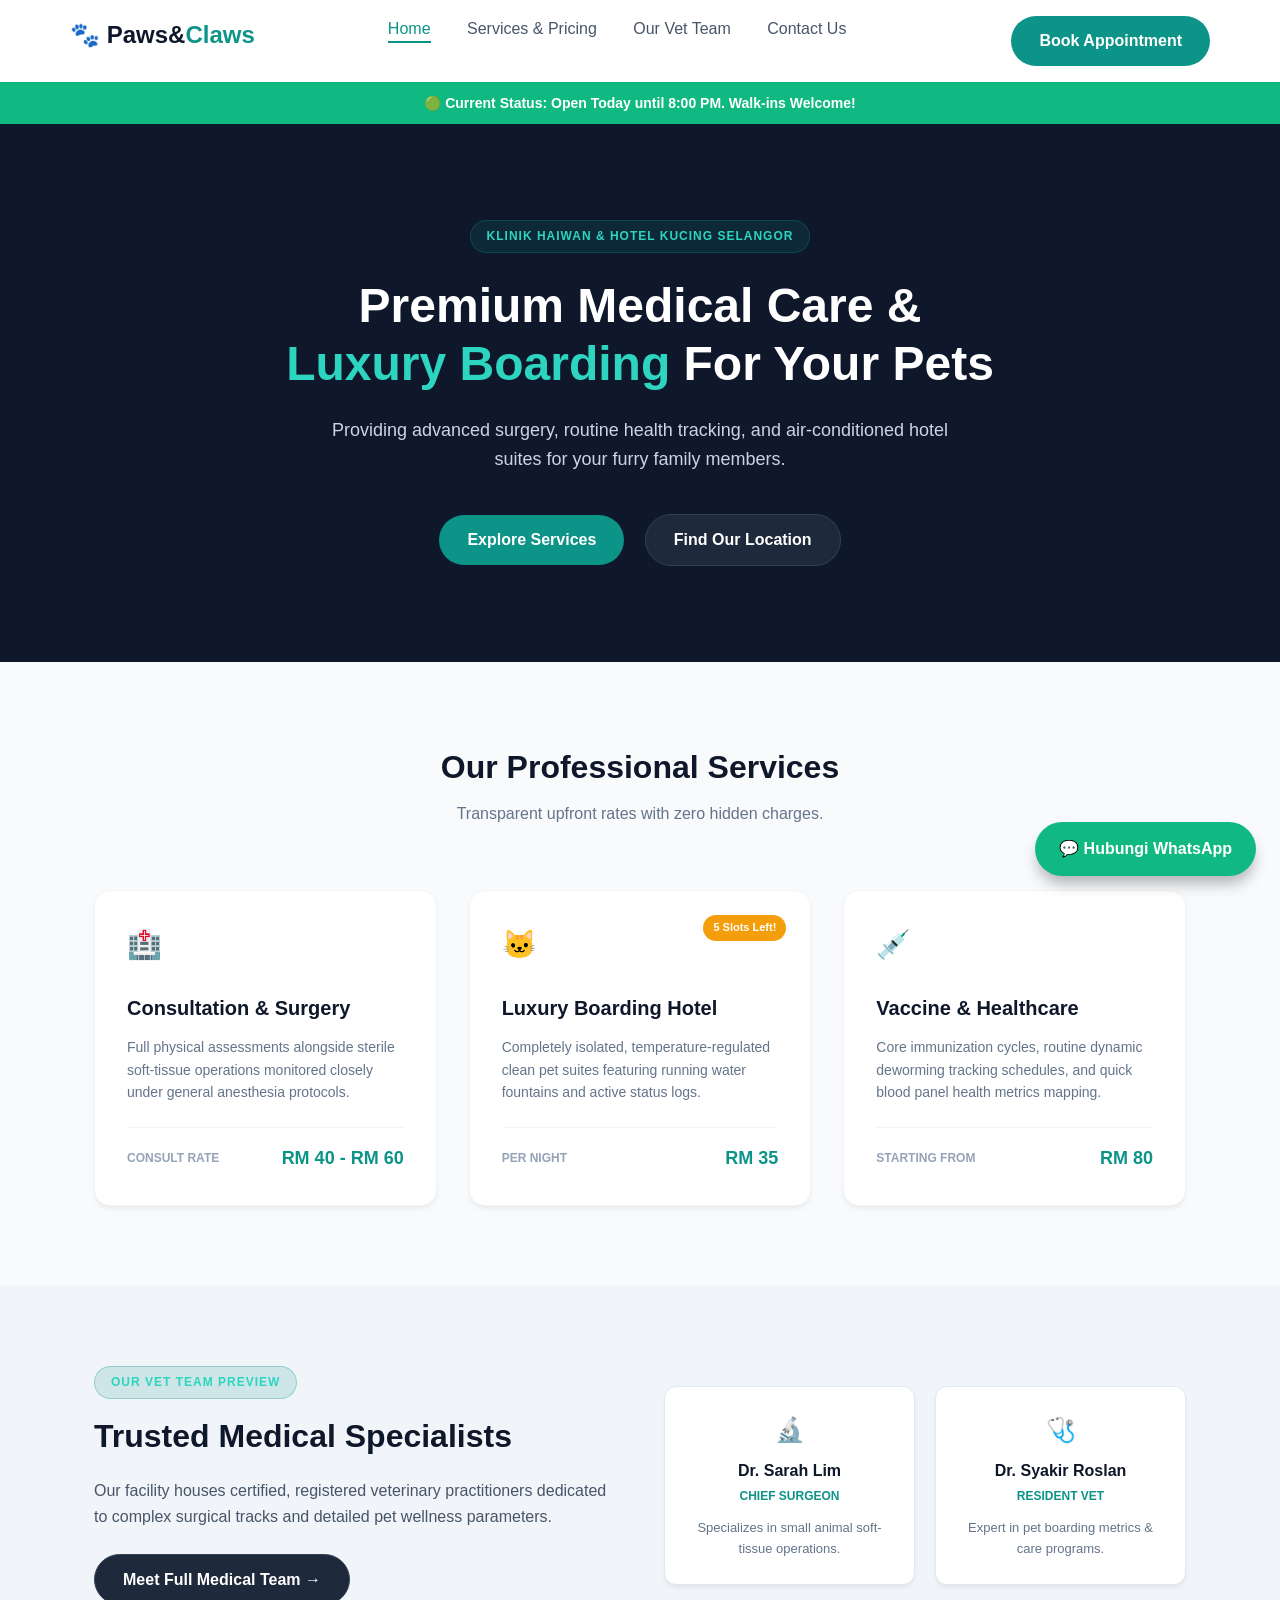
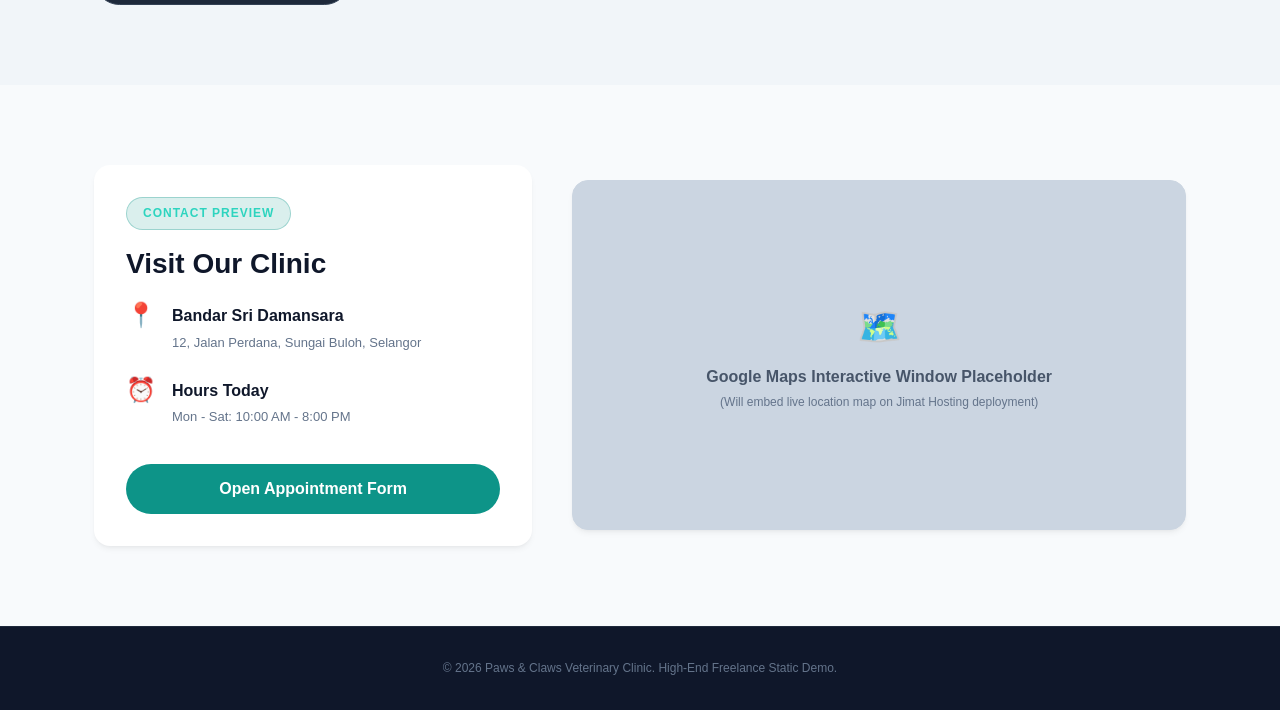
<file: index.html>
<!DOCTYPE html>
<html lang="en">
<head>
    <!-- Add this inside your index.html head tag -->
    </script>

    <meta charset="UTF-8">
    <meta name="viewport" content="width=device-width, initial-scale=1.0">
    <title>Paws & Claws Veterinary Clinic | Home</title>
    <!-- Connects straight to your custom style file -->
    <link rel="stylesheet" href="style.css">
</head>
<body>

    <!-- Navigation Bar -->
    <nav class="navbar">
        <div class="max-width-container nav-flex">
            <a href="index.html" class="logo">🐾 <span>Paws&</span>Claws</a>
            <div class="nav-links">
                <a href="index.html" class="active">Home</a>
                <a href="services.html">Services & Pricing</a>
                <a href="about.html">Our Vet Team</a>
                <a href="contact.html">Contact Us</a>
            </div>
            <a href="contact.html" class="btn-primary">Book Appointment</a>
        </div>
    </nav>

    <!-- Operational Status Alert Banner -->
    <div class="alert-banner">
        🟢 Current Status: Open Today until 8:00 PM. Walk-ins Welcome!
    </div>

    <!-- Hero Section -->
    <header class="hero">
        <div class="max-width-container">
            <span class="hero-badge">Klinik Haiwan & Hotel Kucing Selangor</span>
            <h1>Premium Medical Care & <br><span>Luxury Boarding</span> For Your Pets</h1>
            <p>Providing advanced surgery, routine health tracking, and air-conditioned hotel suites for your furry family members.</p>
            <div>
                <a href="services.html" class="btn-primary">Explore Services</a>
                <a href="contact.html" class="btn-secondary">Find Our Location</a>
            </div>
        </div>
    </header>

    <!-- Core Services Section -->
    <section class="section-padding">
        <div class="max-width-container">
            <div class="section-header">
                <h2>Our Professional Services</h2>
                <p>Transparent upfront rates with zero hidden charges.</p>
            </div>
            
            <div class="services-grid">
                <!-- Card 1 -->
                <div class="service-card">
                    <div>
                        <div class="card-icon">🏥</div>
                        <h3>Consultation & Surgery</h3>
                        <p>Full physical assessments alongside sterile soft-tissue operations monitored closely under general anesthesia protocols.</p>
                    </div>
                    <div class="card-footer">
                        <span class="price-label">Consult Rate</span>
                        <span class="price-value">RM 40 - RM 60</span>
                    </div>
                </div>

                <!-- Card 2 -->
                <div class="service-card">
                    <span class="badge-pulse">5 Slots Left!</span>
                    <div>
                        <div class="card-icon">🐱</div>
                        <h3>Luxury Boarding Hotel</h3>
                        <p>Completely isolated, temperature-regulated clean pet suites featuring running water fountains and active status logs.</p>
                    </div>
                    <div class="card-footer">
                        <span class="price-label">Per Night</span>
                        <span class="price-value">RM 35</span>
                    </div>
                </div>

                <!-- Card 3 -->
                <div class="service-card">
                    <div>
                        <div class="card-icon">💉</div>
                        <h3>Vaccine & Healthcare</h3>
                        <p>Core immunization cycles, routine dynamic deworming tracking schedules, and quick blood panel health metrics mapping.</p>
                    </div>
                    <div class="card-footer">
                        <span class="price-label">Starting From</span>
                        <span class="price-value">RM 80</span>
                    </div>
                </div>
            </div>
        </div>
    </section>

        <!-- Team Page Preview Section -->
        <section class="section-padding bg-slate-alternate">
          <div class="max-width-container">
              <div class="team-preview-flex">
                  
                  <!-- Left Hand Text Content Info -->
                  <div class="team-preview-text">
                      <span class="hero-badge" style="margin-bottom: 12px;">Our Vet Team Preview</span>
                      <h2>Trusted Medical Specialists</h2>
                      <p>Our facility houses certified, registered veterinary practitioners dedicated to complex surgical tracks and detailed pet wellness parameters.</p>
                      <a href="about.html" class="btn-secondary" style="margin-left: 0;">Meet Full Medical Team →</a>
                  </div>
  
                  <!-- Right Hand Quick Member Previews -->
                  <div class="team-preview-cards">
                      <div class="mini-doctor-card">
                          <div style="font-size: 24px; margin-bottom: 8px;">🔬</div>
                          <h4>Dr. Sarah Lim</h4>
                          <span>Chief Surgeon</span>
                          <p>Specializes in small animal soft-tissue operations.</p>
                      </div>
                      <div class="mini-doctor-card">
                          <div style="font-size: 24px; margin-bottom: 8px;">🩺</div>
                          <h4>Dr. Syakir Roslan</h4>
                          <span>Resident Vet</span>
                          <p>Expert in pet boarding metrics & care programs.</p>
                      </div>
                  </div>
  
              </div>
          </div>
      </section>
  
      <!-- Contact & Location Preview Section -->
      <section class="section-padding">
          <div class="max-width-container">
              <div class="contact-preview-grid">
                  
                  <!-- Quick Address Card -->
                  <div class="contact-preview-card">
                      <span class="hero-badge" style="margin-bottom: 12px;">Contact Preview</span>
                      <h2>Visit Our Clinic</h2>
                      <div class="info-item-block" style="margin-top: 16px;">
                          <div class="info-icon-wrapper">📍</div>
                          <div>
                              <h4>Bandar Sri Damansara</h4>
                              <p style="font-size: 13px; color:#64748b;">12, Jalan Perdana, Sungai Buloh, Selangor</p>
                          </div>
                      </div>
                      <div class="info-item-block">
                          <div class="info-icon-wrapper">⏰</div>
                          <div>
                              <h4>Hours Today</h4>
                              <p style="font-size: 13px; color:#64748b;">Mon - Sat: 10:00 AM - 8:00 PM</p>
                          </div>
                      </div>
                      <a href="contact.html" class="btn-primary" style="margin-top: 12px; width:100%; text-align:center;">Open Appointment Form</a>
                  </div>
  
                  <!-- Clean Map Mockup Container -->
                  <div class="map-preview-placeholder">
                      <span style="font-size: 36px; margin-bottom: 8px;">🗺️</span>
                      <p>Google Maps Interactive Window Placeholder</p>
                      <span style="font-size: 12px; color:#64748b; font-weight: normal; margin-top: 4px;">(Will embed live location map on Jimat Hosting deployment)</span>
                  </div>
  
              </div>
          </div>
      </section>
  

    <!-- Floating WhatsApp Button -->
    <a href="https://wa.me" target="_blank" class="whatsapp-float">
        💬 Hubungi WhatsApp
    </a>

    <!-- Footer -->
    <footer>
        <div class="max-width-container">
            <p>© 2026 Paws & Claws Veterinary Clinic. High-End Freelance Static Demo.</p>
        </div>
    </footer>

    <script>
      // Automatically fetches data from your client's editable content file
      fetch('content.json')
          .then(response => response.json())
          .then(data => {
              document.getElementById('status-banner').innerText = data.status_banner;
              document.getElementById('hero-title').innerHTML = data.hero_title;
              document.getElementById('consult-price').innerText = data.consult_price;
          })
          .catch(err => console.error("CMS Data fetch error:", err));
  </script>

</body>
</html>
</file>
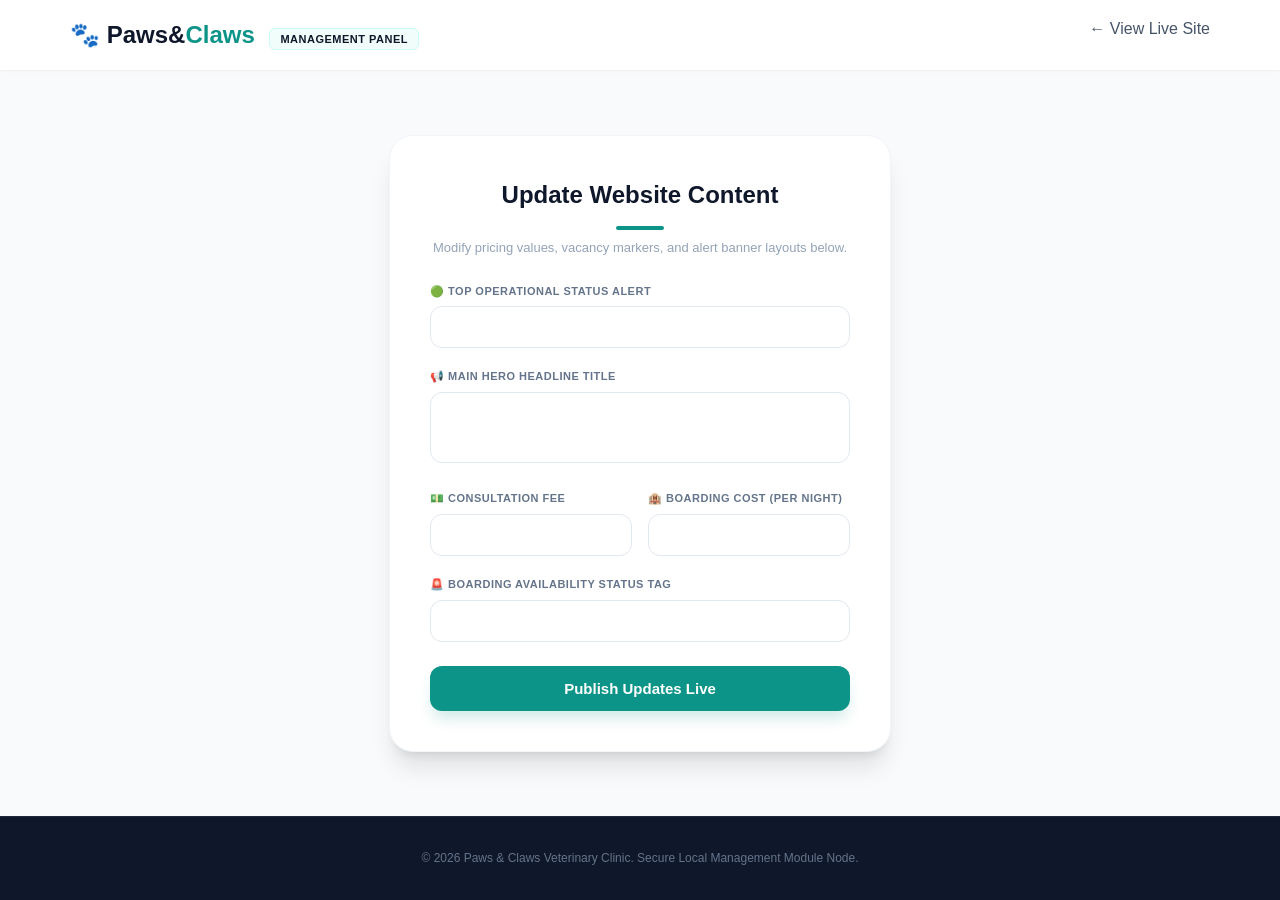
<file: admin/index.html>
<!DOCTYPE html>
<html lang="en">
<head>
    <meta charset="UTF-8">
    <meta name="viewport" content="width=device-width, initial-scale=1.0">
    <title>Paws & Claws - Admin Management Dashboard</title>
    <!-- Links directly to your shared style file -->
    <link rel="stylesheet" href="../style.css">
</head>
<body class="admin-body">

    <!-- Branded Dashboard Header Bar -->
    <nav class="navbar admin-navbar">
        <div class="max-width-container nav-flex">
            <a href="../index.html" class="logo">🐾 <span>Paws&</span>Claws <span class="admin-panel-badge">Management Panel</span></a>
            <div class="nav-links">
                <a href="../index.html" style="margin-right: 0;">← View Live Site</a>
            </div>
        </div>
    </nav>

    <!-- Main Workspace Container -->
    <main class="admin-main">
        <div class="dashboard-card">
            
            <div class="dashboard-card-header">
                <h1>Update Website Content</h1>
                <div class="teal-divider"></div>
                <p>Modify pricing values, vacancy markers, and alert banner layouts below.</p>
            </div>

            <form id="cms-editor-form">
                <!-- Input 1: Status Alert Banner -->
                <div class="admin-form-group">
                    <label class="admin-input-label">🟢 Top Operational Status Alert</label>
                    <input type="text" id="form-status-banner" class="admin-input-control">
                </div>

                <!-- Input 2: Hero Main Headline Title Text -->
                <div class="admin-form-group">
                    <label class="admin-input-label">📢 Main Hero Headline Title</label>
                    <textarea id="form-hero-title" rows="2" class="admin-input-control" style="resize: none; line-height: 1.6; height: auto;"></textarea>
                </div>

                <!-- Double Input Split Grid Row for Pricing Package Metrics -->
                <div class="form-row-split" style="margin-bottom: 20px;">
                    <div>
                        <label class="admin-input-label">💵 Consultation Fee</label>
                        <input type="text" id="form-consult-price" class="admin-input-control" style="font-weight: 700;">
                    </div>
                    <div>
                        <label class="admin-input-label">🏨 Boarding Cost (Per Night)</label>
                        <input type="text" id="form-boarding-price" class="input-control admin-input-control" style="font-weight: 700;">
                    </div>
                </div>

                <!-- Input 5: Room Slot Availability Numbers -->
                <div class="admin-form-group">
                    <label class="admin-input-label">🚨 Boarding Availability Status Tag</label>
                    <input type="text" id="form-boarding-slots" class="admin-input-control">
                </div>

                <!-- Action Button Layout -->
                <div style="margin-top: 24px;">
                    <button type="button" onclick="saveClinicData()" class="btn-admin-submit">Publish Updates Live</button>
                </div>
            </form>

        </div>
    </main>

    <!-- Branded Dashboard Footer Layer -->
    <footer style="margin-top: 0;">
        <div class="max-width-container">
            <p>© 2026 Paws & Claws Veterinary Clinic. Secure Local Management Module Node.</p>
        </div>
    </footer>

    <script>
    <script>
    // Make sure your repo name matches your GitHub URL exact casing!
    const REPO_PATH = "nursyakilar/vet_clinic"; 
    const dataUrl = `https://github.io`;

    // 1. Fetch initial live values into fields
    fetch(dataUrl + '?nocache=' + new Date().getTime())
        .then(res => res.json())
        .then(data => {
            document.getElementById('form-status-banner').value = data.status_banner || '';
            document.getElementById('form-hero-title').value = data.hero_title || '';
            document.getElementById('form-consult-price').value = data.consult_price || '';
            document.getElementById('form-boarding-price').value = data.boarding_price || '';
            document.getElementById('form-boarding-slots').value = data.boarding_slots || '';
        })
        .catch(err => console.error("Initial load fetch caught:", err));

    // 2. Fixed Save Function with Instant Authentication Token Header Injection
    function saveClinicData() {
        const GH_TOKEN = prompt("Enter your secure GitHub Access Token to authorize these live updates:");
        
        if (!GH_TOKEN) {
            alert("Save cancelled. An authorized token string is required.");
            return;
        }

        const button = document.querySelector('.btn-admin-submit');
        button.innerText = "Publishing Live...";
        button.disabled = true;

        const updatedData = {
            status_banner: document.getElementById('form-status-banner').value,
            hero_title: document.getElementById('form-hero-title').value,
            consult_price: document.getElementById('form-consult-price').value,
            boarding_price: document.getElementById('form-boarding-price').value,
            boarding_slots: document.getElementById('form-boarding-slots').value
        };

        const commitUrl = `https://github.com{REPO_PATH}/contents/content.json`;

        // FIXED HANDSHAKE: Passing the Authorization Token right away so GitHub allows the data download stream
        fetch(commitUrl, {
            headers: { 'Authorization': `token ${GH_TOKEN.trim()}` }
        })
        .then(res => {
            if (!res.ok) throw new Error('Authorization token invalid or repository access denied.');
            return res.json();
        })
        .then(fileInfo => {
            const currentSha = fileInfo.sha;
            const updatedContentBase64 = btoa(unescape(encodeURIComponent(JSON.stringify(updatedData, null, 2))));

            return fetch(commitUrl, {
                method: 'PUT',
                headers: {
                    'Authorization': `token ${GH_TOKEN.trim()}`,
                    'Content-Type': 'application/json'
                },
                body: JSON.stringify({
                    message: "Content updated via Dashboard Panel",
                    content: updatedContentBase64,
                    sha: currentSha,
                    branch: "main"
                })
            });
        })
        .then(response => {
            if (!response.ok) throw new Error('GitHub data write stream failed.');
            alert("🎉 Success! Your changes have been pushed to GitHub. The live site will refresh inside 30 seconds!");
        })
        .catch(err => {
            console.error(err);
            alert("Security Error: " + err.message);
        })
        .finally(() => {
            button.innerText = "Publish Updates Live";
            button.disabled = false;
        });
    }

</script>
</body>
</html>
</file>
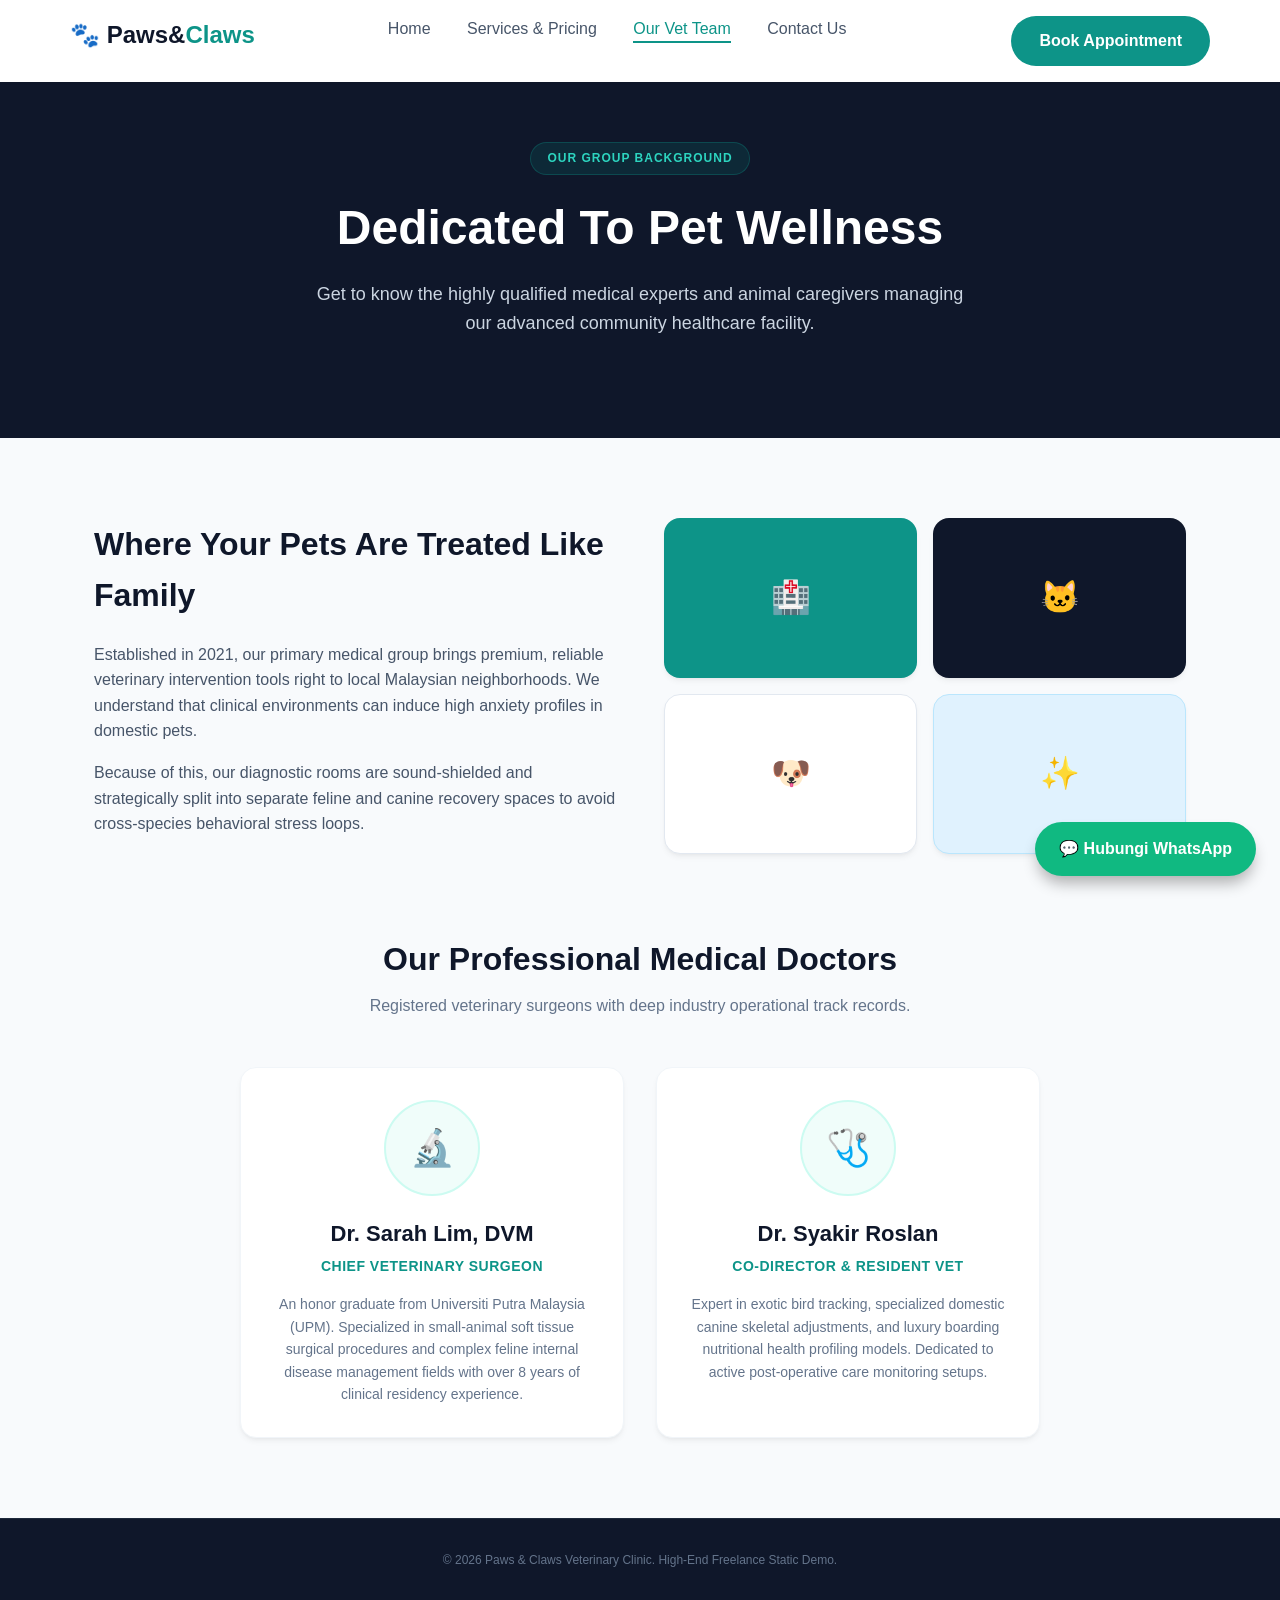
<file: about.html>
<!DOCTYPE html>
<html lang="en">
<head>
    <meta charset="UTF-8">
    <meta name="viewport" content="width=device-width, initial-scale=1.0">
    <title>Meet Our Veterinary Doctors | Paws & Claws</title>
    <link rel="stylesheet" href="style.css">
</head>
<body>

    <!-- Navigation Bar -->
    <nav class="navbar">
        <div class="max-width-container nav-flex">
            <a href="index.html" class="logo">🐾 <span>Paws&</span>Claws</a>
            <div class="nav-links">
                <a href="index.html">Home</a>
                <a href="services.html">Services & Pricing</a>
                <a href="about.html" class="active">Our Vet Team</a>
                <a href="contact.html">Contact Us</a>
            </div>
            <a href="contact.html" class="btn-primary">Book Appointment</a>
        </div>
    </nav>

    <!-- Page Header Hero Section -->
    <header class="hero" style="padding: 60px 0;">
        <div class="max-width-container">
            <span class="hero-badge">Our Group Background</span>
            <h1>Dedicated To Pet Wellness</h1>
            <p>Get to know the highly qualified medical experts and animal caregivers managing our advanced community healthcare facility.</p>
        </div>
    </header>

    <!-- Detailed About Context Content -->
    <section class="section-padding">
        <div class="max-width-container">
            
            <!-- Split Intro Section -->
            <div class="about-split-grid">
                <div class="about-text-pane">
                    <h2>Where Your Pets Are Treated Like Family</h2>
                    <p>Established in 2021, our primary medical group brings premium, reliable veterinary intervention tools right to local Malaysian neighborhoods. We understand that clinical environments can induce high anxiety profiles in domestic pets.</p>
                    <p>Because of this, our diagnostic rooms are sound-shielded and strategically split into separate feline and canine recovery spaces to avoid cross-species behavioral stress loops.</p>
                </div>
                
                <!-- Geometric Visual Block Placements -->
                <div class="visual-box-grid" style="display: grid; grid-template-columns: 1fr 1fr; gap: 16px;">
                    <div class="visual-box box-teal">🏥</div>
                    <div class="visual-box box-slate">🐱</div>
                    <div class="visual-box box-white">🐶</div>
                    <div class="visual-box box-mint">✨</div>
                </div>
            </div>

            <!-- Doctor Profiles Section Header -->
            <div class="section-header" style="margin-bottom: 48px;">
                <h2>Our Professional Medical Doctors</h2>
                <p>Registered veterinary surgeons with deep industry operational track records.</p>
            </div>

            <!-- Doctors Card Container Grid -->
            <div class="doctors-deck">
                
                <!-- Doctor Card 1 -->
                <div class="doctor-card">
                    <div class="doctor-avatar">🔬</div>
                    <h3>Dr. Sarah Lim, DVM</h3>
                    <div class="doctor-title">Chief Veterinary Surgeon</div>
                    <p class="doctor-bio">An honor graduate from Universiti Putra Malaysia (UPM). Specialized in small-animal soft tissue surgical procedures and complex feline internal disease management fields with over 8 years of clinical residency experience.</p>
                </div>

                <!-- Doctor Card 2 -->
                <div class="doctor-card">
                    <div class="doctor-avatar">🩺</div>
                    <h3>Dr. Syakir Roslan</h3>
                    <div class="doctor-title">Co-Director & Resident Vet</div>
                    <p class="doctor-bio">Expert in exotic bird tracking, specialized domestic canine skeletal adjustments, and luxury boarding nutritional health profiling models. Dedicated to active post-operative care monitoring setups.</p>
                </div>

            </div>

        </div>
    </section>

    <!-- Floating WhatsApp Action Link -->
    <a href="https://wa.me" target="_blank" class="whatsapp-float">💬 Hubungi WhatsApp</a>

    <!-- Footer Component Layer -->
    <footer>
        <div class="max-width-container">
            <p>© 2026 Paws & Claws Veterinary Clinic. High-End Freelance Static Demo.</p>
        </div>
    </footer>

</body>
</html>
</file>
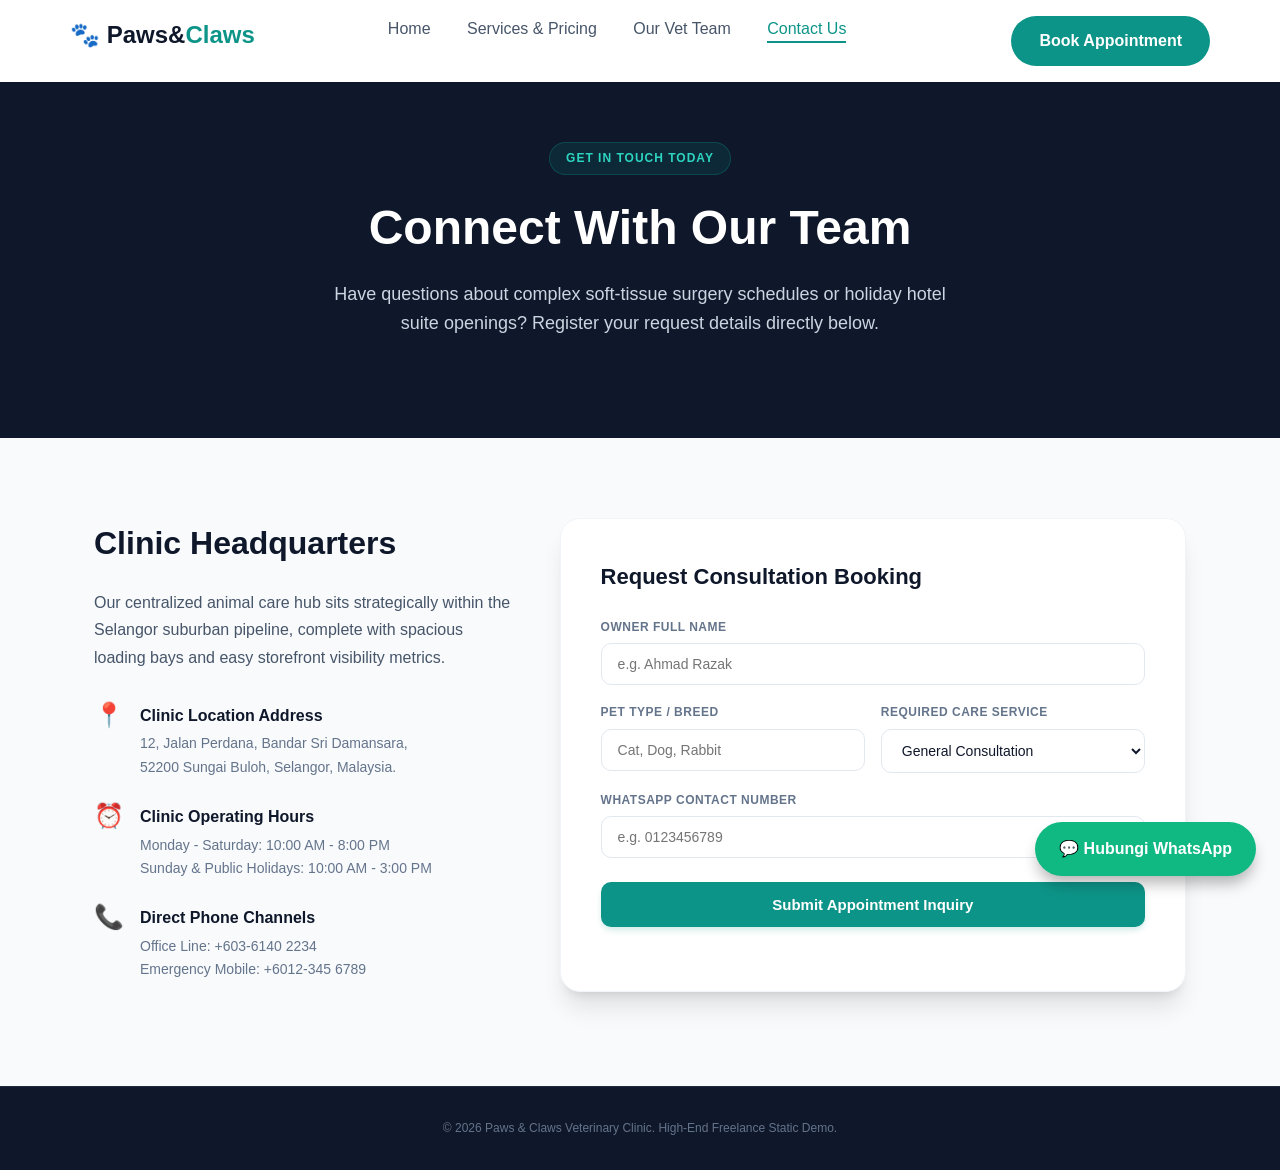
<file: contact.html>
<!DOCTYPE html>
<html lang="en">
<head>
    <meta charset="UTF-8">
    <meta name="viewport" content="width=device-width, initial-scale=1.0">
    <title>Contact & Appointment Bookings | Paws & Claws</title>
    <link rel="stylesheet" href="style.css">
</head>
<body>

    <!-- Navigation Bar -->
    <nav class="navbar">
        <div class="max-width-container nav-flex">
            <a href="index.html" class="logo">🐾 <span>Paws&</span>Claws</a>
            <div class="nav-links">
                <a href="index.html">Home</a>
                <a href="services.html">Services & Pricing</a>
                <a href="about.html">Our Vet Team</a>
                <a href="contact.html" class="active">Contact Us</a>
            </div>
            <a href="contact.html" class="btn-primary">Book Appointment</a>
        </div>
    </nav>

    <!-- Page Header Hero Section -->
    <header class="hero" style="padding: 60px 0;">
        <div class="max-width-container">
            <span class="hero-badge">Get In Touch Today</span>
            <h1>Connect With Our Team</h1>
            <p>Have questions about complex soft-tissue surgery schedules or holiday hotel suite openings? Register your request details directly below.</p>
        </div>
    </header>

    <!-- Main Content Section Wrapper -->
    <section class="section-padding">
        <div class="max-width-container">
            <div class="contact-split-grid">
                
                <!-- Left Hand Informational Pane -->
                <div class="contact-info-pane">
                    <h2>Clinic Headquarters</h2>
                    <p>Our centralized animal care hub sits strategically within the Selangor suburban pipeline, complete with spacious loading bays and easy storefront visibility metrics.</p>
                    
                    <div class="space-y-block">
                        <!-- Location Info Block -->
                        <div class="info-item-block">
                            <div class="info-icon-wrapper">📍</div>
                            <div>
                                <h4>Clinic Location Address</h4>
                                <p>12, Jalan Perdana, Bandar Sri Damansara,<br>52200 Sungai Buloh, Selangor, Malaysia.</p>
                            </div>
                        </div>

                        <!-- Hours Info Block -->
                        <div class="info-item-block">
                            <div class="info-icon-wrapper">⏰</div>
                            <div>
                                <h4>Clinic Operating Hours</h4>
                                <p>Monday - Saturday: 10:00 AM - 8:00 PM<br>Sunday & Public Holidays: 10:00 AM - 3:00 PM</p>
                            </div>
                        </div>

                        <!-- Phone Contact Block -->
                        <div class="info-item-block">
                            <div class="info-icon-wrapper">📞</div>
                            <div>
                                <h4>Direct Phone Channels</h4>
                                <p>Office Line: +603-6140 2234<br>Emergency Mobile: +6012-345 6789</p>
                            </div>
                        </div>
                    </div>
                </div>

                <!-- Right Hand Appointment Form Card -->
                <div class="form-card">
                    <h3>Request Consultation Booking</h3>
                    
                    <!-- NOTE FOR FREE freelance delivery: 
                         Register a free account at Formspree.io, create a form endpoint, 
                         and swap out "your-form-id" below with your actual code key string. -->
                    <form action="https://formspree.io" method="POST">
                        <div class="form-group-stack">
                            
                            <div>
                                <label class="form-field-label">Owner Full Name</label>
                                <input type="text" name="owner_name" placeholder="e.g. Ahmad Razak" required class="input-control">
                            </div>

                            <div class="form-row-split">
                                <div>
                                    <label class="form-field-label">Pet Type / Breed</label>
                                    <input type="text" name="pet_type" placeholder="Cat, Dog, Rabbit" required class="input-control">
                                </div>
                                <div>
                                    <label class="form-field-label">Required Care Service</label>
                                    <select name="requested_service" class="input-control">
                                        <option value="General Consultation">General Consultation</option>
                                        <option value="Surgical Operation">Surgical Operation</option>
                                        <option value="Luxury Pet Boarding">Luxury Pet Boarding</option>
                                        <option value="Routine Vaccine Cycle">Routine Vaccine Cycle</option>
                                    </select>
                                </div>
                            </div>

                            <div>
                                <label class="form-field-label">WhatsApp Contact Number</label>
                                <input type="tel" name="whatsapp_phone" placeholder="e.g. 0123456789" required class="input-control">
                            </div>

                            <div style="margin-top: 6px;">
                                <button type="submit" class="btn-form-submit">Submit Appointment Inquiry</button>
                            </div>

                        </div>
                    </form>
                </div>

            </div>
        </div>
    </section>

    <!-- Floating WhatsApp Action Bubble -->
    <a href="https://wa.me" target="_blank" class="whatsapp-float">💬 Hubungi WhatsApp</a>

    <!-- Footer Component Layer -->
    <footer>
        <div class="max-width-container">
            <p>© 2026 Paws & Claws Veterinary Clinic. High-End Freelance Static Demo.</p>
        </div>
    </footer>

</body>
</html>
</file>
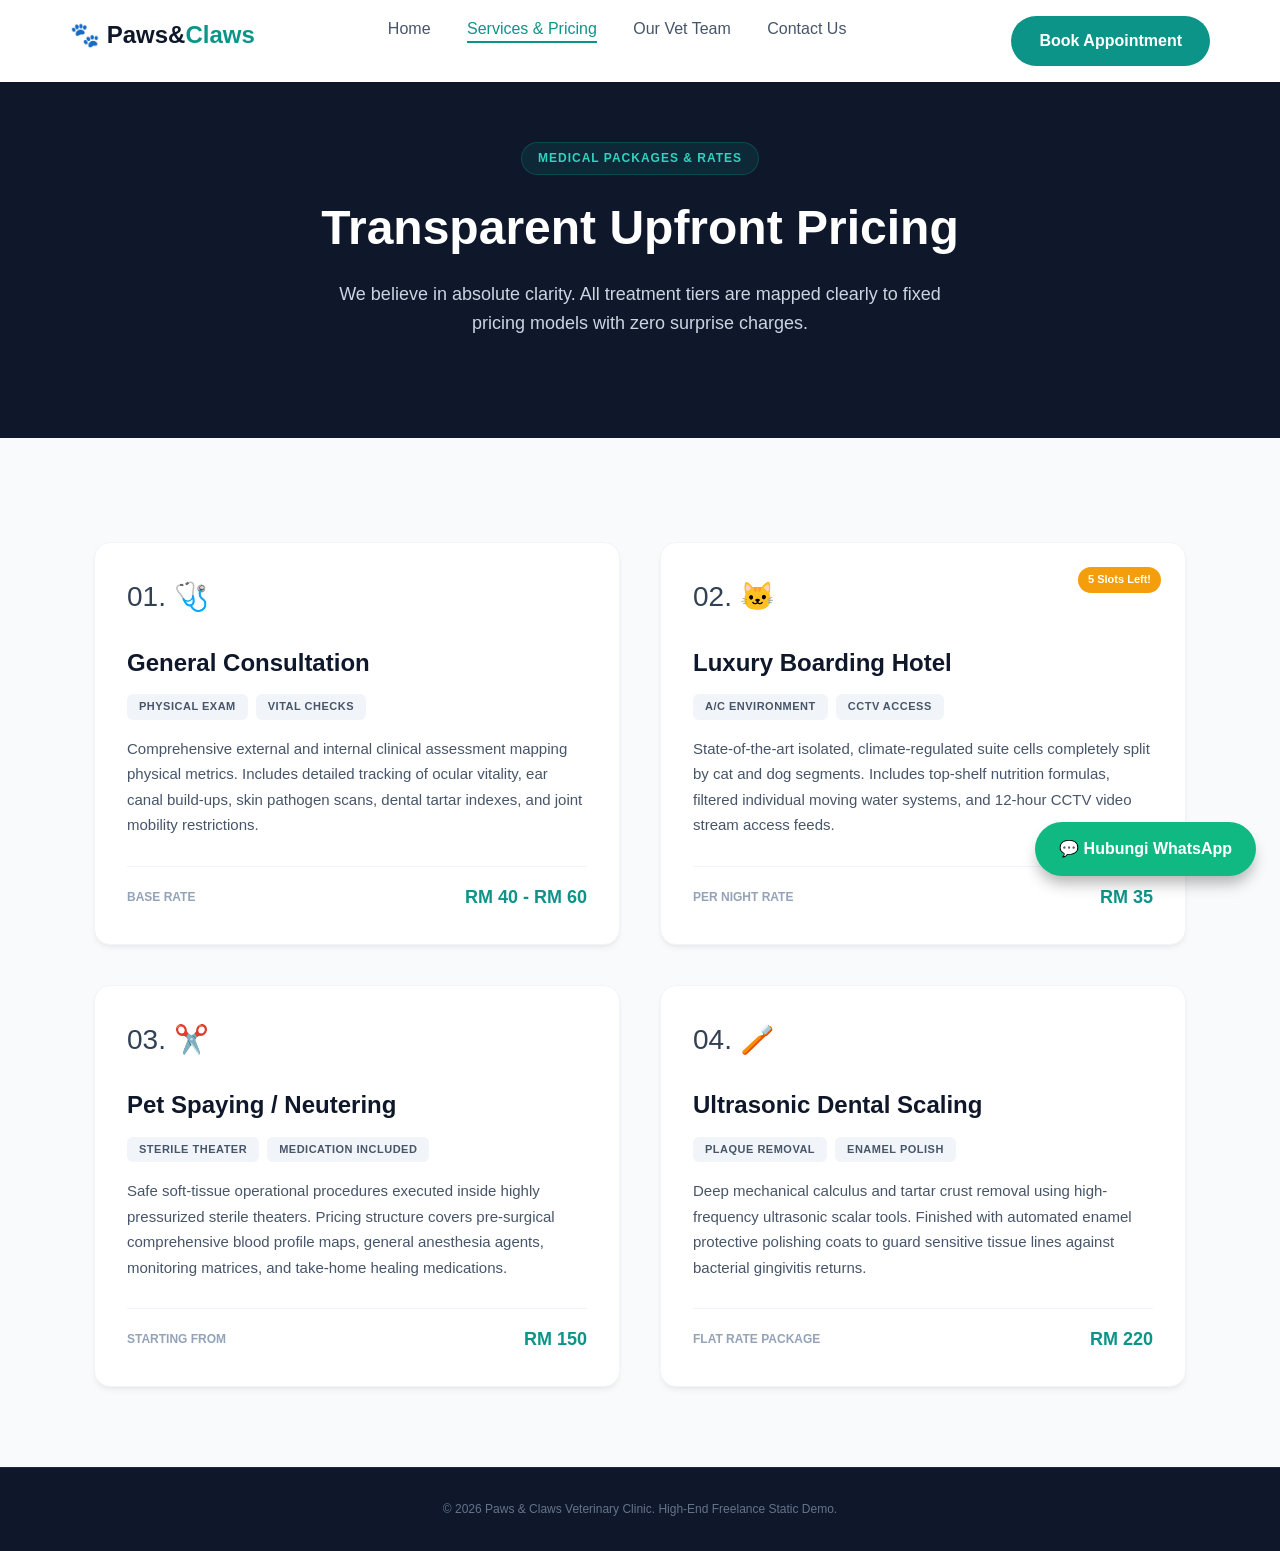
<file: services.html>
<!DOCTYPE html>
<html lang="en">
<head>
    <meta charset="UTF-8">
    <meta name="viewport" content="width=device-width, initial-scale=1.0">
    <title>Services & Transparent Pricing | Paws & Claws</title>
    <link rel="stylesheet" href="style.css">
</head>
<body>

    <!-- Navigation Bar -->
    <nav class="navbar">
        <div class="max-width-container nav-flex">
            <a href="index.html" class="logo">🐾 <span>Paws&</span>Claws</a>
            <div class="nav-links">
                <a href="index.html">Home</a>
                <a href="services.html" class="active">Services & Pricing</a>
                <a href="about.html">Our Vet Team</a>
                <a href="contact.html">Contact Us</a>
            </div>
            <a href="contact.html" class="btn-primary">Book Appointment</a>
        </div>
    </nav>

    <!-- Page Header Hero Section -->
    <header class="hero" style="padding: 60px 0;">
        <div class="max-width-container">
            <span class="hero-badge">Medical Packages & Rates</span>
            <h1>Transparent Upfront Pricing</h1>
            <p>We believe in absolute clarity. All treatment tiers are mapped clearly to fixed pricing models with zero surprise charges.</p>
        </div>
    </header>

    <!-- Expanded Services Details -->
    <section class="section-padding">
        <div class="max-width-container">
            <div class="services-grid-wide">
                
                <!-- Card 1 -->
                <div class="service-card">
                    <div>
                        <div class="card-icon">01. 🩺</div>
                        <h3 class="detail-title">General Consultation</h3>
                        <div class="feature-tag-container">
                            <span class="feature-tag">Physical Exam</span>
                            <span class="feature-tag">Vital Checks</span>
                        </div>
                        <p class="detail-description">Comprehensive external and internal clinical assessment mapping physical metrics. Includes detailed tracking of ocular vitality, ear canal build-ups, skin pathogen scans, dental tartar indexes, and joint mobility restrictions.</p>
                    </div>
                    <div class="card-footer">
                        <span class="price-label">Base Rate</span>
                        <span class="price-value">RM 40 - RM 60</span>
                    </div>
                </div>

                <!-- Card 2 -->
                <div class="service-card">
                    <span class="badge-pulse">5 Slots Left!</span>
                    <div>
                        <div class="card-icon">02. 🐱</div>
                        <h3 class="detail-title">Luxury Boarding Hotel</h3>
                        <div class="feature-tag-container">
                            <span class="feature-tag">A/C Environment</span>
                            <span class="feature-tag">CCTV Access</span>
                        </div>
                        <p class="detail-description">State-of-the-art isolated, climate-regulated suite cells completely split by cat and dog segments. Includes top-shelf nutrition formulas, filtered individual moving water systems, and 12-hour CCTV video stream access feeds.</p>
                    </div>
                    <div class="card-footer">
                        <span class="price-label">Per Night Rate</span>
                        <span class="price-value">RM 35</span>
                    </div>
                </div>

                <!-- Card 3 -->
                <div class="service-card">
                    <div>
                        <div class="card-icon">03. ✂️</div>
                        <h3 class="detail-title">Pet Spaying / Neutering</h3>
                        <div class="feature-tag-container">
                            <span class="feature-tag">Sterile Theater</span>
                            <span class="feature-tag">Medication Included</span>
                        </div>
                        <p class="detail-description">Safe soft-tissue operational procedures executed inside highly pressurized sterile theaters. Pricing structure covers pre-surgical comprehensive blood profile maps, general anesthesia agents, monitoring matrices, and take-home healing medications.</p>
                    </div>
                    <div class="card-footer">
                        <span class="price-label">Starting From</span>
                        <span class="price-value">RM 150</span>
                    </div>
                </div>

                <!-- Card 4 -->
                <div class="service-card">
                    <div>
                        <div class="card-icon">04. 🪥</div>
                        <h3 class="detail-title">Ultrasonic Dental Scaling</h3>
                        <div class="feature-tag-container">
                            <span class="feature-tag">Plaque Removal</span>
                            <span class="feature-tag">Enamel Polish</span>
                        </div>
                        <p class="detail-description">Deep mechanical calculus and tartar crust removal using high-frequency ultrasonic scalar tools. Finished with automated enamel protective polishing coats to guard sensitive tissue lines against bacterial gingivitis returns.</p>
                    </div>
                    <div class="card-footer">
                        <span class="price-label">Flat Rate Package</span>
                        <span class="price-value">RM 220</span>
                    </div>
                </div>

            </div>
        </div>
    </section>

    <!-- Floating WhatsApp Button -->
    <a href="https://wa.me" target="_blank" class="whatsapp-float">💬 Hubungi WhatsApp</a>

    <!-- Footer -->
    <footer>
        <div class="max-width-container">
            <p>© 2026 Paws & Claws Veterinary Clinic. High-End Freelance Static Demo.</p>
        </div>
    </footer>

</body>
</html>
</file>
<file: style.css>
/* ==========================================
   PAWS & CLAWS PREMIUM VET GLOBAL STYLES
   ========================================== */

/* 1. Global Reset & Base Variables */
:root {
    --primary-teal: #0d9488;
    --primary-hover: #0f766e;
    --dark-slate: #0f172a;
    --slate-light: #f8fafc;
    --text-main: #334155;
    --text-dark: #0f172a;
    --alert-green: #10b981;
    --accent-orange: #f59e0b;
    --shadow-soft: 0 4px 6px -1px rgb(0 0 0 / 0.05), 0 2px 4px -2px rgb(0 0 0 / 0.05);
    --shadow-premium: 0 20px 25px -5px rgb(0 0 0 / 0.1), 0 8px 10px -6px rgb(0 0 0 / 0.1);
}

* {
    margin: 0;
    padding: 0;
    box-sizing: border-box;
    font-family: -apple-system, BlinkMacSystemFont, "Segoe UI", Roboto, sans-serif;
}

body {
    background-color: var(--slate-light);
    color: var(--text-main);
    line-height: 1.6;
}

/* 2. Layout Structure Components */
.max-width-container {
    max-width: 1140px;
    margin: 0 auto;
    padding: 0 24px;
}

/* Navigation Menu */
.navbar {
    background-color: rgba(255, 255, 255, 0.9);
    backdrop-filter: blur(8px);
    box-shadow: 0 1px 3px rgb(0 0 0 / 0.05);
    position: sticky;
    top: 0;
    z-index: 100;
}

.nav-flex {
    display: flex;
    justify-content: space-between;
    items-center: center;
    padding: 16px 0;
}

.logo {
    font-size: 24px;
    font-weight: 900;
    color: var(--primary-teal);
    text-decoration: none;
}

.logo span {
    color: var(--text-dark);
}

.nav-links a {
    text-decoration: none;
    color: #475569;
    font-weight: 500;
    margin-right: 32px;
    transition: color 0.2s ease;
}

.nav-links a:hover {
    color: var(--primary-teal);
}

.nav-links a.active {
    color: var(--primary-teal);
    border-bottom: 2px solid var(--primary-teal);
    padding-bottom: 4px;
}

/* Operational Alert Banner */
.alert-banner {
    background-color: var(--alert-green);
    color: white;
    text-align: center;
    padding: 10px;
    font-size: 14px;
    font-weight: 600;
}

/* Hero Section */
.hero {
    background-color: var(--dark-slate);
    color: white;
    padding: 96px 0;
    text-align: center;
    position: relative;
}

.hero-badge {
    background-color: rgba(13, 148, 136, 0.15);
    color: #2dd4bf;
    font-size: 12px;
    font-weight: 700;
    padding: 6px 16px;
    border-radius: 50px;
    text-transform: uppercase;
    letter-spacing: 1px;
    display: inline-block;
    margin-bottom: 24px;
    border: 1px solid rgba(13, 148, 136, 0.3);
}

.hero h1 {
    font-size: 48px;
    font-weight: 900;
    line-height: 1.2;
    margin-bottom: 24px;
}

.hero h1 span {
    color: #2dd4bf;
}

.hero p {
    font-size: 18px;
    color: #cbd5e1;
    max-width: 650px;
    margin: 0 auto 40px auto;
}

/* Buttons */
.btn-primary {
    background-color: var(--primary-teal);
    color: white;
    padding: 12px 28px;
    border-radius: 30px;
    font-weight: 600;
    text-decoration: none;
    transition: background-color 0.2s ease;
    display: inline-block;
}

.btn-primary:hover {
    background-color: var(--primary-hover);
}

.btn-secondary {
    background-color: #1e293b;
    color: white;
    padding: 12px 28px;
    border-radius: 30px;
    font-weight: 600;
    text-decoration: none;
    margin-left: 16px;
    border: 1px solid #334155;
    transition: background-color 0.2s ease;
    display: inline-block;
}

.btn-secondary:hover {
    background-color: #334155;
}

/* Grid Cards Section */
.section-padding {
    padding: 80px 0;
}

.section-header {
    text-align: center;
    margin-bottom: 64px;
}

.section-header h2 {
    font-size: 32px;
    color: var(--text-dark);
    margin-bottom: 8px;
}

.section-header p {
    color: #64748b;
}

.services-grid {
    display: grid;
    grid-template-columns: repeat(auto-fit, minmax(300px, 1fr));
    gap: 32px;
}

.service-card {
    background: white;
    padding: 32px;
    border-radius: 16px;
    box-shadow: var(--shadow-soft);
    border: 1px solid #f1f5f9;
    display: flex;
    flex-direction: column;
    justify-content: space-between;
    position: relative;
    transition: transform 0.3s ease, box-shadow 0.3s ease;
}

.service-card:hover {
    transform: translateY(-4px);
    box-shadow: var(--shadow-premium);
}

.card-icon {
    font-size: 28px;
    margin-bottom: 24px;
}

.service-card h3 {
    font-size: 20px;
    color: var(--text-dark);
    margin-bottom: 12px;
}

.service-card p {
    font-size: 14px;
    color: #64748b;
    margin-bottom: 24px;
}

.card-footer {
    border-top: 1px solid #f1f5f9;
    padding-top: 16px;
    display: flex;
    justify-content: space-between;
    align-items: center;
}

.price-label {
    font-size: 12px;
    font-weight: 700;
    color: #94a3b8;
    text-transform: uppercase;
}

.price-value {
    font-size: 18px;
    font-weight: 900;
    color: var(--primary-teal);
}

.badge-pulse {
    position: absolute;
    top: 24px;
    right: 24px;
    background-color: var(--accent-orange);
    color: white;
    font-size: 11px;
    font-weight: 700;
    padding: 4px 10px;
    border-radius: 50px;
}

/* Floating WhatsApp Fix */
.whatsapp-float {
    position: fixed;
    bottom: 24px;
    right: 24px;
    background-color: #10b981;
    color: white;
    padding: 14px 24px;
    border-radius: 50px;
    font-weight: 700;
    text-decoration: none;
    box-shadow: 0 10px 15px -3px rgb(0 0 0 / 0.3);
    z-index: 999;
    transition: transform 0.2s ease;
}

.whatsapp-float:hover {
    transform: scale(1.05);
}

/* Simple Footer */
footer {
    background-color: var(--dark-slate);
    color: #64748b;
    text-align: center;
    padding: 32px 0;
    font-size: 12px;
    border-top: 1px solid #1e293b;
}

/* ==========================================
   PAWS & CLAWS SERVICES PAGE SPECIFIC STYLES
   ========================================== */

/* Layout Tweak for Expanded Services Grid */
.services-grid-wide {
    display: grid;
    grid-template-columns: repeat(auto-fit, minmax(450px, 1fr));
    gap: 40px;
    margin-top: 24px;
}

/* Custom Text and Padding Overrides for Detail Cards */
.service-card h3.detail-title {
    font-size: 24px;
    font-weight: 800;
    color: var(--text-dark);
    margin-bottom: 12px;
}

.service-card p.detail-description {
    font-size: 15px;
    color: #475569;
    line-height: 1.7;
    margin-bottom: 28px;
}

/* Feature Badge Tags inside Services Cards */
.feature-tag-container {
    display: flex;
    gap: 8px;
    flex-wrap: wrap;
    margin-bottom: 16px;
}

.feature-tag {
    background-color: #f1f5f9;
    color: #475569;
    font-size: 11px;
    font-weight: 600;
    padding: 4px 12px;
    border-radius: 6px;
    text-transform: uppercase;
    letter-spacing: 0.5px;
}

/* Quick View Mobile Adjustments for Services Section */
@media (max-width: 768px) {
    .services-grid-wide {
        grid-template-columns: 1fr;
        gap: 24px;
    }
}

/* ==========================================
   PAWS & CLAWS TEAM PAGE SPECIFIC STYLES
   ========================================== */

/* Split Introduction Layout */
.about-split-grid {
    display: grid;
    grid-template-columns: 1fr 1fr;
    gap: 48px;
    align-items: center;
    margin-bottom: 80px;
}

.about-text-pane h2 {
    font-size: 32px;
    font-weight: 800;
    color: var(--text-dark);
    margin-bottom: 20px;
}

.about-text-pane p {
    font-size: 16px;
    color: #475569;
    margin-bottom: 16px;
}

/* Minimalist Decorative Visual Blocks */
.visual-box-grid {
    display: grid;
    grid-template-cols: 1fr 1fr;
    grid-template-rows: auto;
    gap: 16px;
}

.visual-box {
    height: 160px;
    border-radius: 16px;
    display: flex;
    align-items: center;
    justify-content: center;
    font-size: 32px;
    font-weight: bold;
    box-shadow: var(--shadow-soft);
}

.box-teal   { background-color: var(--primary-teal); color: white; }
.box-slate  { background-color: var(--dark-slate); color: white; }
.box-mint   { background-color: #e0f2fe; color: var(--primary-teal); border: 1px solid #bae6fd; }
.box-white  { background-color: white; color: var(--text-dark); border: 1px solid #e2e8f0; }

/* Doctor Profile Deck */
.doctors-deck {
    display: grid;
    grid-template-columns: repeat(auto-fit, minmax(280px, 1fr));
    gap: 32px;
    max-width: 800px;
    margin: 0 auto;
}

.doctor-card {
    background: white;
    padding: 32px;
    border-radius: 16px;
    box-shadow: var(--shadow-soft);
    border: 1px solid #f1f5f9;
    text-align: center;
}

.doctor-avatar {
    width: 96px;
    height: 96px;
    background-color: #f0fdfa;
    color: var(--primary-teal);
    font-size: 36px;
    border-radius: 50%;
    display: flex;
    align-items: center;
    justify-content: center;
    margin: 0 auto 20px auto;
    border: 2px solid #ccfbf1;
}

.doctor-card h3 {
    font-size: 22px;
    color: var(--text-dark);
    margin-bottom: 4px;
}

.doctor-title {
    color: var(--primary-teal);
    font-weight: 600;
    font-size: 14px;
    text-transform: uppercase;
    letter-spacing: 0.5px;
    margin-bottom: 16px;
}

.doctor-bio {
    font-size: 14px;
    color: #64748b;
    line-height: 1.6;
}

/* Mobile Responsiveness for Team Page */
@media (max-width: 768px) {
    .about-split-grid {
        grid-template-columns: 1fr;
        gap: 32px;
    }
}

/* ==========================================
   PAWS & CLAWS CONTACT PAGE SPECIFIC STYLES
   ========================================== */

/* Split Contact Grid */
.contact-split-grid {
    display: grid;
    grid-template-columns: 4fr 6fr;
    gap: 48px;
    align-items: start;
}

/* Informational Left Pane */
.contact-info-pane h2 {
    font-size: 32px;
    font-weight: 800;
    color: var(--text-dark);
    margin-bottom: 20px;
}

.contact-info-pane p {
    font-size: 16px;
    color: #475569;
    margin-bottom: 32px;
    line-height: 1.7;
}

.info-item-block {
    display: flex;
    align-items: flex-start;
    gap: 16px;
    margin-bottom: 24px;
}

.info-icon-wrapper {
    font-size: 24px;
    color: var(--primary-teal);
    line-height: 1;
}

.info-item-block h4 {
    font-size: 16px;
    font-weight: 700;
    color: var(--text-dark);
    margin-bottom: 4px;
}

.info-item-block p {
    font-size: 14px;
    color: #64748b;
    margin: 0;
}

/* Appointment Intake Form Card */
.form-card {
    background: white;
    padding: 40px;
    border-radius: 20px;
    box-shadow: var(--shadow-premium);
    border: 1px solid #f1f5f9;
}

.form-card h3 {
    font-size: 22px;
    color: var(--text-dark);
    margin-bottom: 24px;
}

.form-group-stack {
    display: grid;
    gap: 18px;
    margin-bottom: 24px;
}

.form-row-split {
    display: grid;
    grid-template-columns: 1fr 1fr;
    gap: 16px;
}

.form-field-label {
    display: block;
    font-size: 12px;
    font-weight: 700;
    color: #64748b;
    text-transform: uppercase;
    letter-spacing: 0.5px;
    margin-bottom: 6px;
}

.input-control {
    width: 100%;
    padding: 12px 16px;
    border-radius: 10px;
    border: 1px solid #e2e8f0;
    font-size: 14px;
    color: var(--text-dark);
    background-color: white;
    outline: none;
    transition: border-color 0.2s ease, box-shadow 0.2s ease;
}

.input-control:focus {
    border-color: var(--primary-teal);
    box-shadow: 0 0 0 4px rgba(13, 148, 136, 0.1);
}

.btn-form-submit {
    width: 100%;
    background-color: var(--primary-teal);
    color: white;
    padding: 14px;
    border: none;
    border-radius: 10px;
    font-weight: 700;
    font-size: 15px;
    cursor: pointer;
    box-shadow: 0 4px 6px -1px rgba(13, 148, 136, 0.2);
    transition: background-color 0.2s ease;
}

.btn-form-submit:hover {
    background-color: var(--primary-hover);
}

/* Mobile Responsiveness for Contact Page */
@media (max-width: 768px) {
    .contact-split-grid {
        grid-template-columns: 1fr;
        gap: 40px;
    }
    .form-row-split {
        grid-template-columns: 1fr;
    }
}

/* ==========================================
   HOMEPAGE PREVIEW SECTIONS STYLES
   ========================================== */

/* Background variation for visual contrast */
.bg-slate-alternate {
    background-color: #f1f5f9;
}

/* 1. Team Preview Component */
.team-preview-flex {
    display: flex;
    gap: 48px;
    align-items: center;
}

.team-preview-text {
    flex: 1;
}

.team-preview-text h2 {
    font-size: 32px;
    font-weight: 800;
    color: var(--text-dark);
    margin-bottom: 16px;
}

.team-preview-text p {
    font-size: 16px;
    color: #475569;
    margin-bottom: 24px;
}

.team-preview-cards {
    flex: 1;
    display: grid;
    grid-template-columns: 1fr 1fr;
    gap: 20px;
}

.mini-doctor-card {
    background: white;
    padding: 24px;
    border-radius: 12px;
    box-shadow: var(--shadow-soft);
    border: 1px solid #e2e8f0;
    text-align: center;
}

.mini-doctor-card h4 {
    font-size: 16px;
    color: var(--text-dark);
    margin-bottom: 4px;
}

.mini-doctor-card span {
    font-size: 12px;
    color: var(--primary-teal);
    font-weight: 600;
    text-transform: uppercase;
    display: block;
    margin-bottom: 12px;
}

.mini-doctor-card p {
    font-size: 13px;
    color: #64748b;
}

/* 2. Contact & Map Preview Component */
.contact-preview-grid {
    display: grid;
    grid-template-columns: 5fr 7fr;
    gap: 40px;
    align-items: center;
}

.contact-preview-card {
    background: white;
    padding: 32px;
    border-radius: 16px;
    box-shadow: var(--shadow-soft);
}

.contact-preview-card h2 {
    font-size: 28px;
    color: var(--text-dark);
    margin-bottom: 16px;
}

/* Map Mockup placeholder styling */
.map-preview-placeholder {
    background-color: #cbd5e1;
    height: 350px;
    border-radius: 16px;
    display: flex;
    flex-direction: column;
    align-items: center;
    justify-content: center;
    color: #475569;
    font-weight: 600;
    box-shadow: var(--shadow-soft);
    border: 1px solid #cbd5e1;
    text-align: center;
    padding: 20px;
}

/* Mobile Adjustments for Previews */
@media (max-width: 768px) {
    .team-preview-flex {
        flex-direction: column;
    }
    .team-preview-cards {
        grid-template-columns: 1fr;
        width: 100%;
    }
    .contact-preview-grid {
        grid-template-columns: 1fr;
    }
}

/* ==========================================
   PAWS & CLAWS ADMIN DASHBOARD UNIQUE STYLES
   ========================================== */

/* Full Screen Layout Adjustments */
.admin-body {
    background-color: #f8fafc;
    color: #334155;
    min-height: 100vh;
    display: flex;
    flex-direction: column;
    justify-content: space-between;
}

.admin-main {
    max-width: 550px;
    width: 100%;
    margin: 0 auto;
    padding: 48px 24px;
    flex-grow: 1;
    display: flex;
    align-items: center;
    justify-content: center;
}

/* Dashboard Navigation Bar Override */
.admin-navbar {
    background-color: white;
    box-shadow: 0 1px 3px rgb(0 0 0 / 0.05);
    border-b: 1px solid #f1f5f9;
}

.admin-panel-badge {
    background-color: #f0fdfa;
    color: var(--primary-teal);
    font-size: 11px;
    font-weight: 700;
    padding: 4px 10px;
    border-radius: 6px;
    border: 1px solid #ccfbf1;
    margin-left: 8px;
    text-transform: uppercase;
    letter-spacing: 0.5px;
}

/* Dashboard Form Card */
.dashboard-card {
    background: white;
    width: 100%;
    padding: 40px;
    border-radius: 24px;
    box-shadow: var(--shadow-premium);
    border: 1px solid #f1f5f9;
}

.dashboard-card-header {
    text-align: center;
    margin-bottom: 24px;
}

.dashboard-card-header h1 {
    font-size: 24px;
    font-weight: 800;
    color: var(--text-dark);
}

.dashboard-card-header p {
    font-size: 13px;
    color: #94a3b8;
    margin-top: 4px;
}

.teal-divider {
    width: 48px;
    height: 4px;
    background-color: var(--primary-teal);
    margin: 12px auto 8px auto;
    border-radius: 50px;
}

/* Form Layout Custom Spacing */
.admin-form-group {
    margin-bottom: 20px;
}

.admin-input-label {
    display: block;
    font-size: 11px;
    font-weight: 700;
    color: #64748b;
    text-transform: uppercase;
    letter-spacing: 0.5px;
    margin-bottom: 6px;
}

.admin-input-control {
    width: 100%;
    padding: 12px 16px;
    border-radius: 12px;
    border: 1px solid #e2e8f0;
    font-size: 14px;
    color: var(--text-dark);
    background-color: white;
    outline: none;
    font-weight: 500;
    transition: border-color 0.2s ease, box-shadow 0.2s ease;
}

.admin-input-control:focus {
    border-color: var(--primary-teal);
    box-shadow: 0 0 0 4px rgba(13, 148, 136, 0.1);
}

/* Button Layout Custom Overrides */
.btn-admin-submit {
    width: 100%;
    background-color: var(--primary-teal);
    color: white;
    padding: 14px;
    border: none;
    border-radius: 12px;
    font-weight: 700;
    font-size: 15px;
    cursor: pointer;
    box-shadow: 0 10px 15px -3px rgba(13, 148, 136, 0.2);
    transition: background-color 0.2s ease;
}

.btn-admin-submit:hover {
    background-color: var(--primary-hover);
}
</file>
